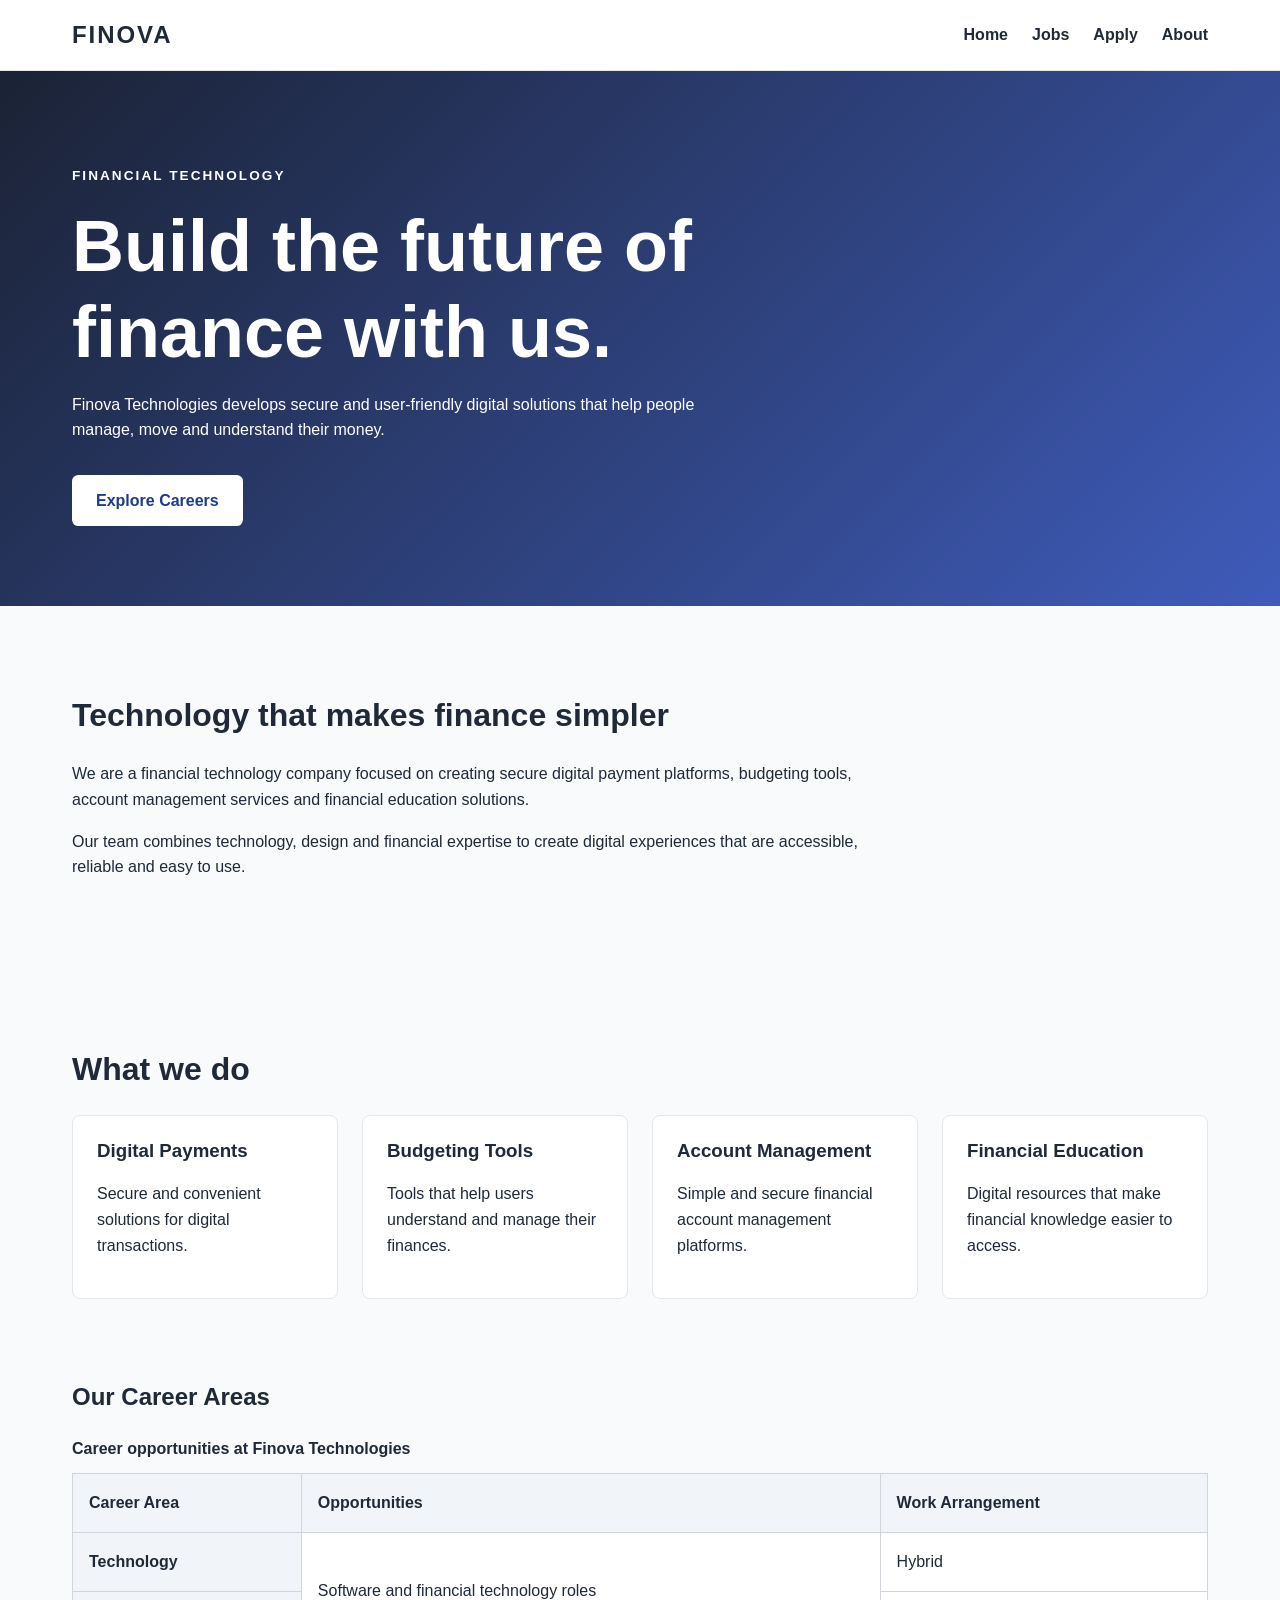
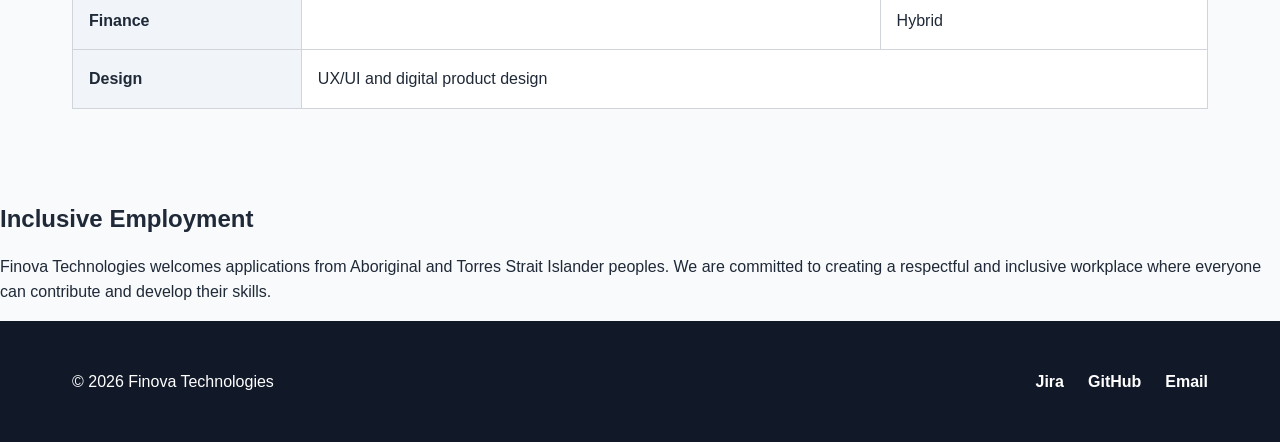
<file: index.html>
<!DOCTYPE html>
<html lang="en">

<head>
    <meta charset="UTF-8">
    <meta name="viewport" content="width=device-width, initial-scale=1.0">
    <title>Finova Technologies | Home</title>

    <link rel="stylesheet" href="styles.css">

    <style>
        .inclusion {
            margin-top: 2rem;
        }
    </style>
</head>

<body>

    <header>
        <div class="site-header">

            <a href="index.html" class="logo">
                FINOVA
            </a>

            <nav aria-label="Main navigation">
                <ul>
                    <li><a href="index.html">Home</a></li>
                    <li><a href="jobs.html">Jobs</a></li>
                    <li><a href="apply.html">Apply</a></li>
                    <li><a href="about.html">About</a></li>
                </ul>
            </nav>

        </div>
    </header>

    <main>

        <section class="hero">

            <div class="hero-content">

                <p class="eyebrow" style="letter-spacing: 0.15em;">
                    FINANCIAL TECHNOLOGY
                </p>

                <h1>Build the future of finance with us.</h1>

                <p>
                    Finova Technologies develops secure and user-friendly
                    digital solutions that help people manage, move and
                    understand their money.
                </p>

                <a href="jobs.html" class="button">
                    Explore Careers
                </a>

            </div>

        </section>


        <section class="introduction">

            <h2>Technology that makes finance simpler</h2>

            <p>
                We are a financial technology company focused on creating
                secure digital payment platforms, budgeting tools, account
                management services and financial education solutions.
            </p>

            <p>
                Our team combines technology, design and financial expertise
                to create digital experiences that are accessible, reliable
                and easy to use.
            </p>

        </section>


        <section class="services">

            <h2>What we do</h2>

            <div class="service-list">

                <article>
                    <h3>Digital Payments</h3>
                    <p>
                        Secure and convenient solutions for digital
                        transactions.
                    </p>
                </article>

                <article>
                    <h3>Budgeting Tools</h3>
                    <p>
                        Tools that help users understand and manage
                        their finances.
                    </p>
                </article>

                <article>
                    <h3>Account Management</h3>
                    <p>
                        Simple and secure financial account management
                        platforms.
                    </p>
                </article>

                <article>
                    <h3>Financial Education</h3>
                    <p>
                        Digital resources that make financial knowledge
                        easier to access.
                    </p>
                </article>

            </div>

        </section>


        <section class="career-areas">

            <h2>Our Career Areas</h2>

            <table>

                <caption>Career opportunities at Finova Technologies</caption>

                <thead>
                    <tr>
                        <th scope="col">Career Area</th>
                        <th scope="col">Opportunities</th>
                        <th scope="col">Work Arrangement</th>
                    </tr>
                </thead>

                <tbody>
                    <tr>
                        <th scope="row">Technology</th>
                        <td rowspan="2">
                            Software and financial technology roles
                        </td>
                        <td>Hybrid</td>
                    </tr>

                    <tr>
                        <th scope="row">Finance</th>
                        <td>Hybrid</td>
                    </tr>

                    <tr>
                        <th scope="row">Design</th>
                        <td colspan="2">
                            UX/UI and digital product design
                        </td>
                    </tr>
                </tbody>

            </table>

        </section>


        <section class="inclusion">

            <h2>Inclusive Employment</h2>

            <p>
                Finova Technologies welcomes applications from Aboriginal
                and Torres Strait Islander peoples. We are committed to
                creating a respectful and inclusive workplace where
                everyone can contribute and develop their skills.
            </p>

        </section>

    </main>


    <footer>

        <div class="footer-content">

            <p>&copy; 2026 Finova Technologies</p>

            <nav aria-label="Footer navigation">
                <ul>
                    <li><a href="https://jiajinzhang.atlassian.net/jira/software/projects/CGFTFC/boards/2/backlog">Jira</a></li>
                    <li><a href="https://github.com/JiajinZhang-123/COS10026-G04-Financial-Technology-FinTech-Company">GitHub</a></li>
                    <li>
                        <a href="mailto:info@finova.example">
                            Email
                        </a>
                    </li>
                </ul>
            </nav>

        </div>

    </footer>

</body>

</html>
</file>
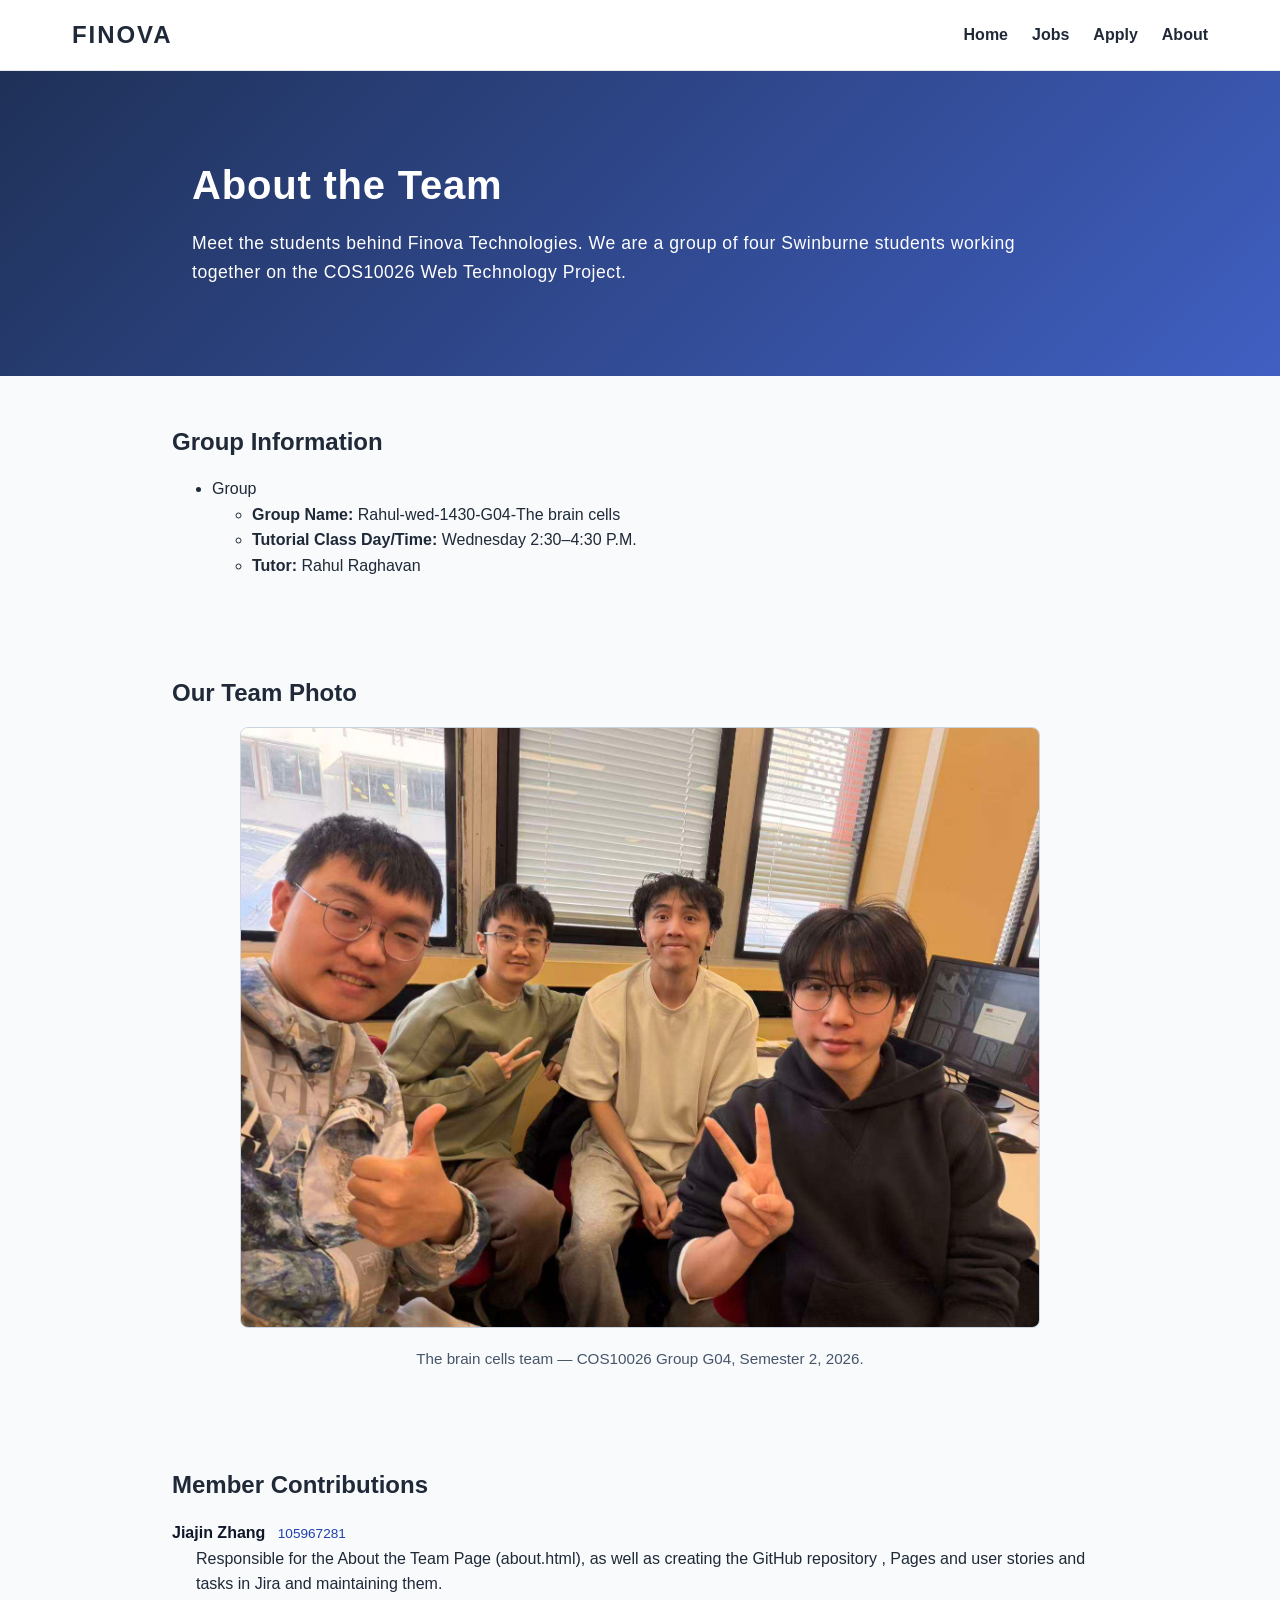
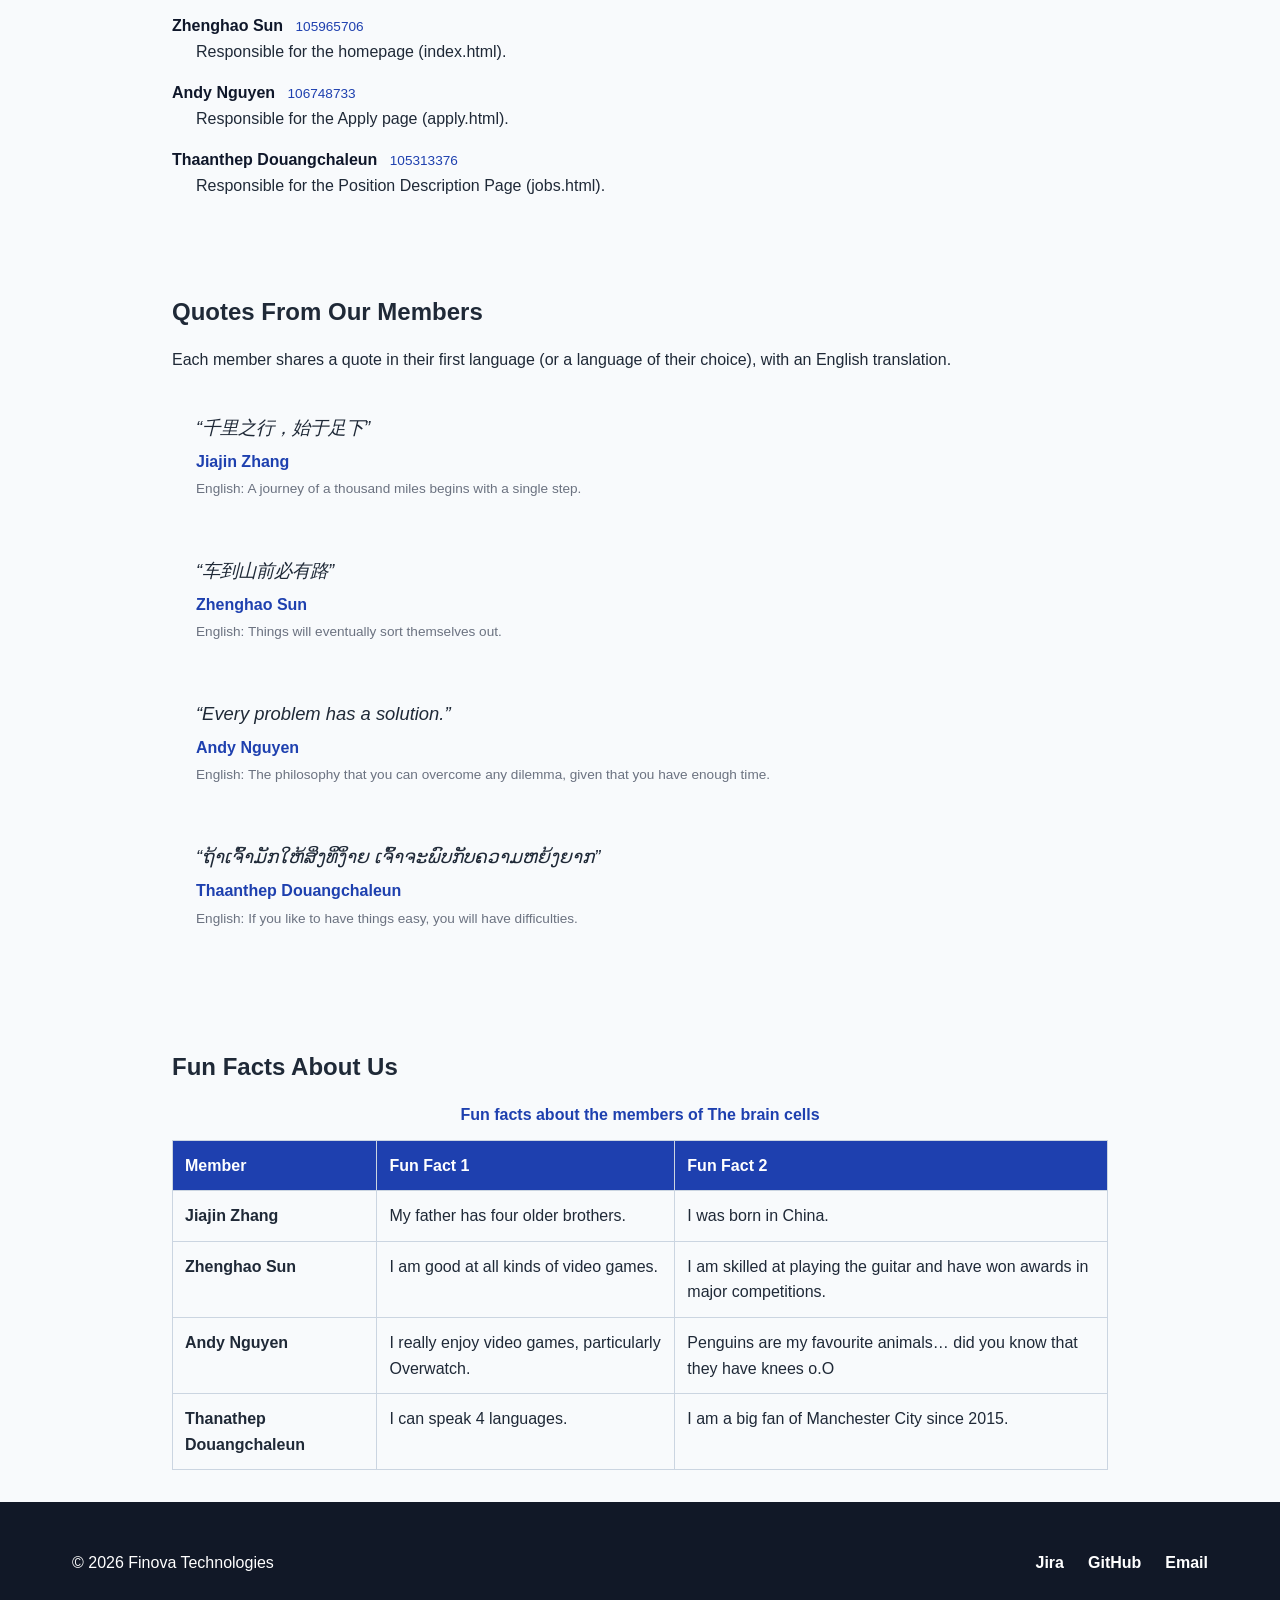
<file: about.html>
<!DOCTYPE html>
<html lang="en">

<head>
    <meta charset="UTF-8">
    <meta name="viewport" content="width=device-width, initial-scale=1.0">

    <title>Finova Technologies | About the Team</title>

    <link rel="stylesheet" href="styles.css">
    <!-- Internal CSS -->
    <style>
    .about-intro {
            letter-spacing: 0.03em;
        }
    </style>

</head>

<body>

    <header>
        <div class="site-header">

            <a href="index.html" class="logo">
                FINOVA
            </a>

            <nav aria-label="Main navigation">
                <ul>
                    <li><a href="index.html">Home</a></li>
                    <li><a href="jobs.html">Jobs</a></li>
                    <li><a href="apply.html">Apply</a></li>
                    <li><a href="about.html">About</a></li>
                </ul>
            </nav>

        </div>
    </header>



    <main>

        <!-- Page title -->
        <section class="about-hero">
            <!-- Inline CSS -->
            <h1 style="letter-spacing: 0.02em;">About the Team</h1>

            <p class="about-intro">
                Meet the students behind Finova Technologies.
                We are a group of four Swinburne students working
                together on the COS10026 Web Technology Project.
            </p>
        </section>


        <!-- Group information -->
        <section class="about-section">

            <h2>Group Information</h2>

            <ul class="group-info">
                <li>
                    Group
                    <ul>
                        <li>
                            <strong>Group Name:</strong>
                            Rahul-wed-1430-G04-The brain cells
                        </li>
                        <li>
                            <strong>Tutorial Class Day/Time:</strong>
                            Wednesday 2:30&ndash;4:30 P.M.
                        </li>
                        <li>
                            <strong>Tutor:</strong>
                            Rahul Raghavan
                        </li>
                    </ul>
                </li>
            </ul>

        </section>


        <!-- Group photo -->
        <section class="about-section">

            <h2>Our Team Photo</h2>

            <figure class="group-figure">
                <img src="group.jpg" alt="Group photo of the Finova Technologies student team." width="800">
                <figcaption>
                    The brain cells team &mdash; COS10026 Group G04,
                    Semester 2, 2026.
                </figcaption>
            </figure>

        </section>


        <!-- Member contributions -->
        <section class="about-section">

            <h2>Member Contributions</h2>

            <dl class="contributions">
                <dt>
                    Jiajin Zhang
                    <span class="student-id">105967281</span>
                </dt>
                <dd>
                    Responsible for the About the Team Page
                    (about.html), as well as creating the GitHub
                    repository , Pages and user stories and tasks in Jira
                    and maintaining them.
                </dd>

                <dt>
                    Zhenghao Sun
                    <span class="student-id">105965706</span>
                </dt>
                <dd>
                    Responsible for the homepage (index.html).
                </dd>

                <dt>
                    Andy Nguyen
                    <span class="student-id">106748733</span>
                </dt>
                <dd>
                    Responsible for the Apply page (apply.html).
                </dd>

                <dt>
                    Thaanthep Douangchaleun
                    <span class="student-id">105313376</span>
                </dt>
                <dd>
                    Responsible for the Position Description Page
                    (jobs.html).
                </dd>
            </dl>

        </section>


        <!-- Quotes from each member -->
        <section class="about-section">

            <h2>Quotes From Our Members</h2>

            <p>
                Each member shares a quote in their first language
                (or a language of their choice), with an English
                translation.
            </p>

            <article class="quote-card">
                <p class="quote-original">&ldquo;千里之行，始于足下&rdquo;</p>
                <p class="quote-author">Jiajin Zhang</p>
                <p class="quote-english">
                    English: A journey of a thousand miles begins with a
                    single step.
                </p>
            </article>

            <article class="quote-card">
                <p class="quote-original">&ldquo;车到山前必有路&rdquo;</p>
                <p class="quote-author">Zhenghao Sun</p>
                <p class="quote-english">
                    English: Things will eventually sort themselves out.
                </p>
            </article>

            <article class="quote-card">
                <p class="quote-original">&ldquo;Every problem has a solution.&rdquo;</p>
                <p class="quote-author">Andy Nguyen</p>
                <p class="quote-english">
                    English: The philosophy that you can overcome any
                    dilemma, given that you have enough time.
                </p>
            </article>

            <article class="quote-card">
                <p class="quote-original">
                    &ldquo;ຖ້າເຈົ້າມັກໃຫ້ສິ່ງທິ່ງິ່າຍ
                    ເຈົ້າຈະພົບກັບຄວາມຫຍ້ງຍາກ&rdquo;
                </p>
                <p class="quote-author">Thaanthep Douangchaleun</p>
                <p class="quote-english">
                    English: If you like to have things easy, you will
                    have difficulties.
                </p>
            </article>

        </section>


        <!-- Fun facts table -->
        <section class="about-section">

            <h2>Fun Facts About Us</h2>

            <table class="fun-facts">
                <caption>
                    Fun facts about the members of The brain cells
                </caption>

                <thead>
                    <tr>
                        <th scope="col">Member</th>
                        <th scope="col">Fun Fact 1</th>
                        <th scope="col">Fun Fact 2</th>
                    </tr>
                </thead>

                <tbody>
                    <tr>
                        <th scope="row">Jiajin Zhang</th>
                        <td>My father has four older brothers.</td>
                        <td>I was born in China.</td>
                    </tr>
                    <tr>
                        <th scope="row">Zhenghao Sun</th>
                        <td>I am good at all kinds of video games.</td>
                        <td>
                            I am skilled at playing the guitar and
                            have won awards in major competitions.
                        </td>
                    </tr>
                    <tr>
                        <th scope="row">Andy Nguyen</th>
                        <td>
                            I really enjoy video games, particularly
                            Overwatch.
                        </td>
                        <td>
                            Penguins are my favourite animals&hellip;
                            did you know that they have knees o.O
                        </td>
                    </tr>
                    <tr>
                        <th scope="row">Thanathep Douangchaleun</th>
                        <td>I can speak 4 languages.</td>
                        <td>I am a big fan of Manchester City since 2015.</td>
                    </tr>
                </tbody>
            </table>

        </section>

    </main>



    <footer>

        <div class="footer-content">

            <p>&copy; 2026 Finova Technologies</p>

            <nav aria-label="Footer navigation">
                <ul>
                    <li><a href="https://jiajinzhang.atlassian.net/jira/software/projects/CGFTFC/boards/2/backlog">Jira</a></li>
                    <li><a
                            href="https://github.com/JiajinZhang-123/COS10026-G04-Financial-Technology-FinTech-Company">GitHub</a>
                    </li>
                    <li>
                        <a href="mailto:info@finova.example">
                            Email
                        </a>
                    </li>
                </ul>
            </nav>

        </div>

    </footer>

</body>

</html>
</file>
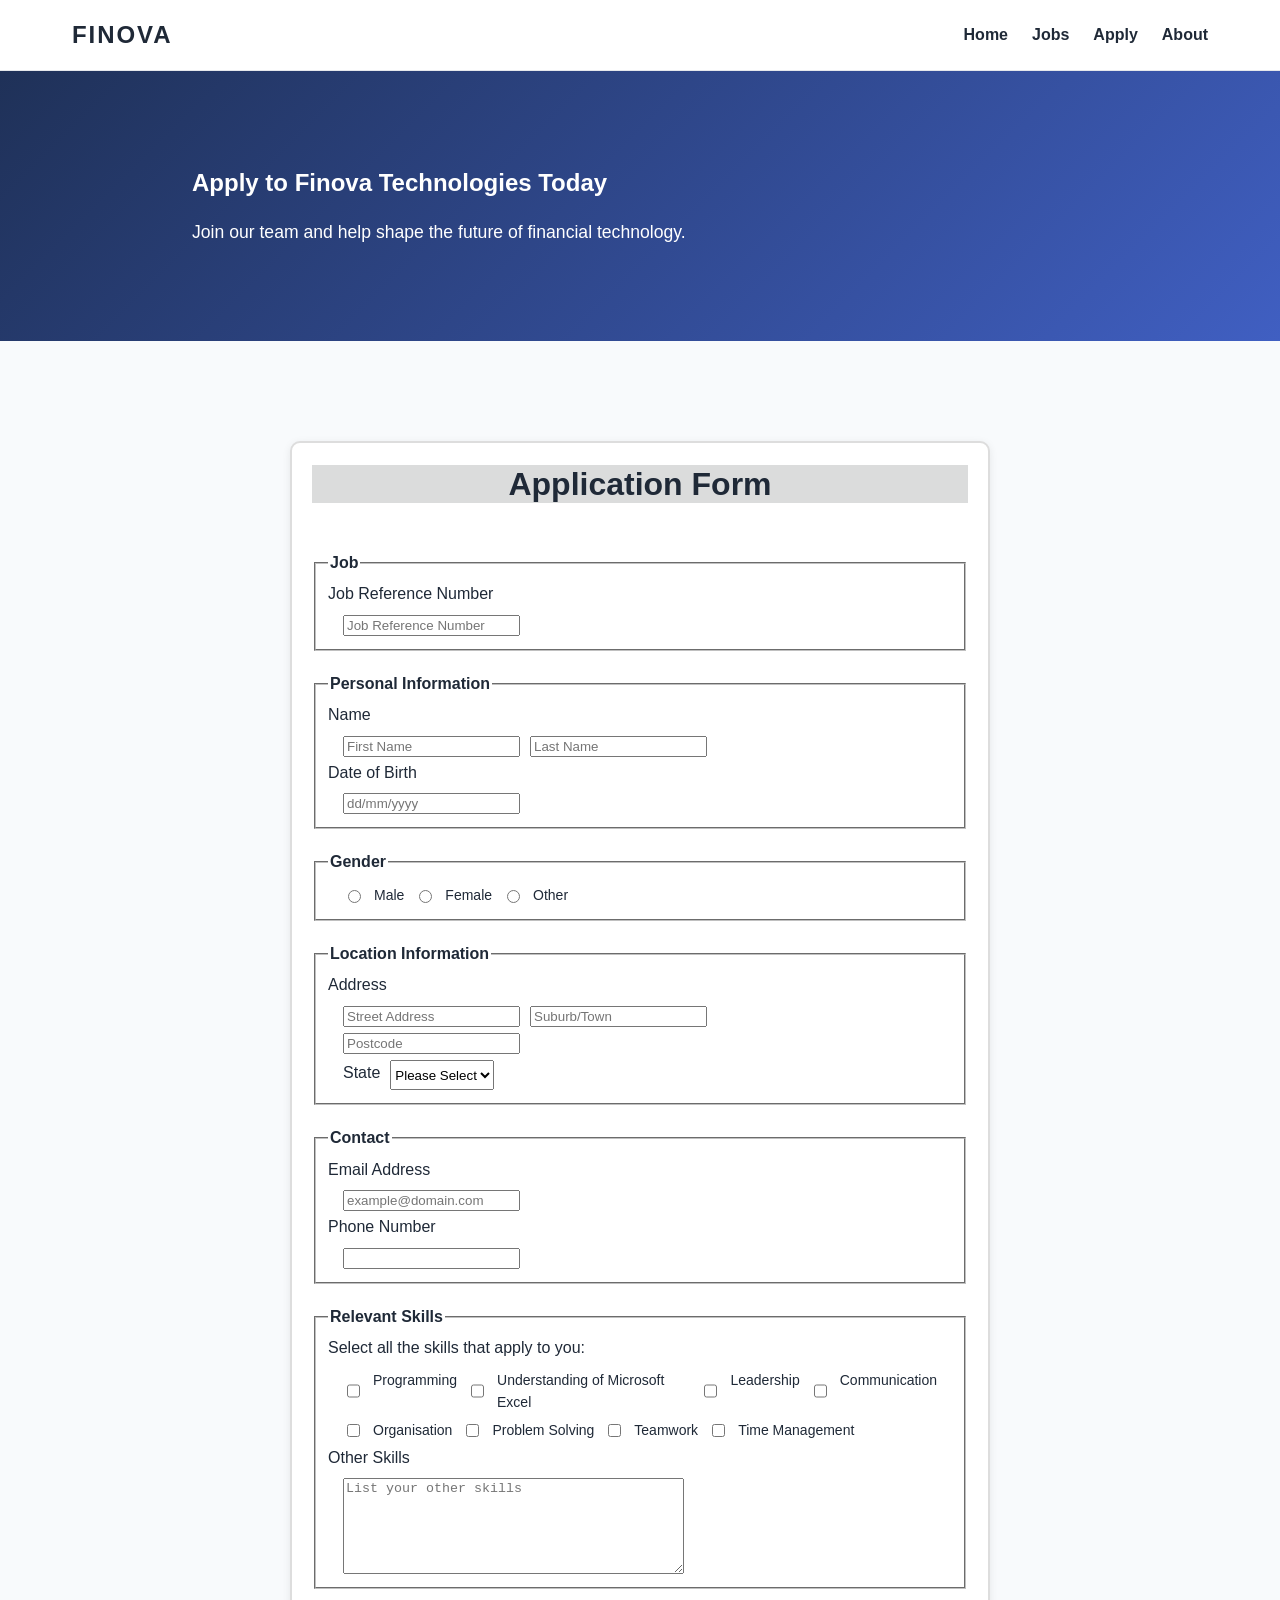
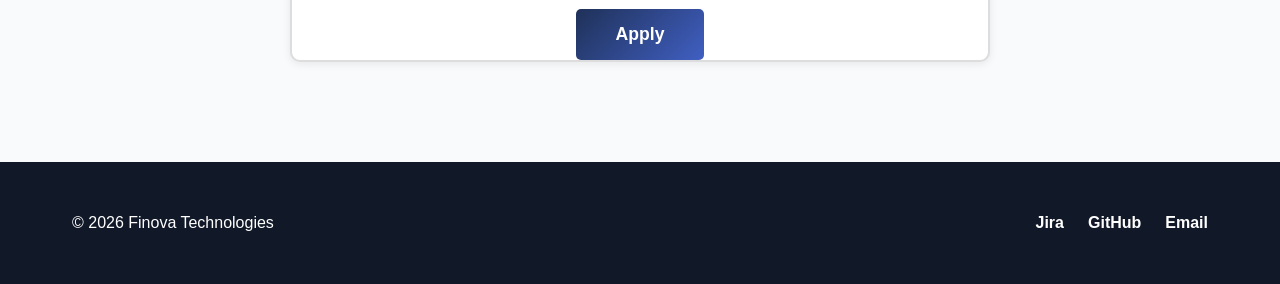
<file: apply.html>
<!DOCTYPE html>
<html lang="en">

    <head>
        <meta charset="UTF-8">
        <meta name="viewport" content="width=device-width, initial-scale=1.0">
        <title>Finova Technologies | Apply</title>

        <link rel="stylesheet" href="styles.css">

        <style>
            fieldset {
                margin-bottom: 20px;
            }
        </style>

    </head>

    <body>
         <header>
            <div class="site-header">
                <a href="index.html" class="logo">
                    FINOVA
                </a>
                <nav aria-label="Main navigation">
                    <ul>
                        <li><a href="index.html">Home</a></li>
                        <li><a href="jobs.html">Jobs</a></li>
                        <li><a href="apply.html">Apply</a></li>
                        <li><a href="about.html">About</a></li>
                    </ul>
                </nav>
            </div>
        </header>

        <main>

        <section class ="heroApply">
            <div class = "heroContentApply">
                <h2>Apply to Finova Technologies Today</h2>
                <p>Join our team and help shape the future of financial technology.</p>
            </div>
        </section>

        <div class="applyForm">

            <form action="https://mercury.swin.edu.au/it000000/formtest.php" method="POST">
                <h1 style="text-align: center; background: #dbdcdc;" >Application Form</h1>
                <br>
                <fieldset>
                    <legend><strong>Job</strong></legend>
                    <p class="infoTitle"> <label for="jobReferenceNumber">Job Reference Number</label></p>
                    <div class="nameInputs">
                        <input type="text" name="jobReferenceNumber" id="jobReferenceNumber" pattern="[A-Za-z0-9]{6}" required="required" maxlength="6" placeholder="Job Reference Number">
                    </div>
                </fieldset>
                
                <fieldset>
                    <legend><strong>Personal Information</strong></legend>

                    <div class="Name">
                        <p class="infoTitle"> <label for="firstName">Name</label></p>
                        <div class="nameInputs">
                            <input type="text" name="firstName" id="firstName" pattern="[A-Za-z]{1,20}" required="required" maxlength="20" placeholder="First Name">
                            <input type="text" name="lastName" id="lastName" pattern="[A-Za-z]{1,20}" required="required" maxlength="20" placeholder="Last Name">
                        </div>
                    </div>

                    <div class="dateOfBirth">
                        <p class="infoTitle"> <label for="dateOfBirth">Date of Birth</label></p>
                        <div class="nameInputs">
                            <input type="text" name="dateOfBirth" id="dateOfBirth" required="required" placeholder="dd/mm/yyyy" pattern="(0[1-9]|[12][0-9]|3[0-1])/(0[1-9]|1[0-2])/[0-9]{4}">
                        </div>
                    </div>

                </fieldset>
                
                <fieldset>
                    <legend><strong>Gender</strong></legend>
                     <div class="nameInputs">
                            <input type="radio" name="Gender" id="Male" required="required" value="Male">
                            <label for="Male" style="font-size: 14px;">Male</label>

                            <input type="radio" name="Gender" id="Female" value="Female">
                            <label for="Female" style="font-size: 14px;">Female</label>

                            <input type="radio" name="Gender" id="Other" value="Other">
                            <label for="Other" style="font-size: 14px;">Other</label>
                        </div>
                </fieldset>

                <fieldset>
                    <legend><strong>Location Information</strong></legend>

                    <div class="Location">
                        <p class="infoTitle"> <label for="streetAddress">Address</label></p>
                        <div class="nameInputs">
                            <input type="text" name="streetAddress" id="streetAddress" pattern="[A-Za-z0-9\s]{1,40}" required="required" maxlength="40" placeholder="Street Address">
                            <input type="text" name="suburbTown" id="suburbTown" pattern="[A-Za-z0-9\s]{1,40}" required="required" maxlength="40" placeholder="Suburb/Town">
                        </div>

                         <div class="nameInputs">
                            <input type="text" name="Postcode" id="Postcode" pattern="[0-9]{4}" required="required" maxlength="4" placeholder="Postcode">
                        </div>

                        <div class="nameInputs">
                            <p class="infoTitle"> <label for="State">State</label></p>
                            <select name="State" id="State" required="required">
                                <option value="">Please Select</option>
                                <option value="VIC">VIC</option>
                                <option value="NSW">NSW</option>
                                <option value="QLD">QLD</option>
                                <option value="NT">NT</option>
                                <option value="WA">WA</option>
                                <option value="SA">SA</option>
                                <option value="TAS">TAS</option>
                                <option value="ACT">ACT</option>
                            </select>
                         </div>
                    </div>
                </fieldset>

                 <fieldset>
                    <legend><strong>Contact</strong></legend>

                      <div class="Email">
                        <p class="infoTitle"> <label for="email">Email Address</label></p>
                        <div class="nameInputs">
                            <input type="email" name="email" id="email" pattern="[A-Za-z0-9._%+-]+@[A-Za-z0-9.-]+\.[A-Za-z]{2,}" required="required" placeholder="example@domain.com"> <!-- Email validation pattern provided by GenAI-->
                        </div>
                    </div>

                    <div class="Number">
                        <p class="infoTitle"> <label for="phone">Phone Number</label></p>
                        <div class="nameInputs">
                            <input type="text" name="phone" id="phone" pattern="[0-9]{8,12}" required="required" maxlength="12" placeholder="">
                        </div>
                    </div>

                </fieldset>

                  <fieldset>
                    <legend><strong>Relevant Skills</strong></legend>

                      <div class="skillList">
                        <p class="infoTitle"> <label>Select all the skills that apply to you:</label></p>
                        <div class="nameInputs">

                            <input type="checkbox" id="Programming" name="skills[]" value="Programming">
                            <label for="Programming" class="relevantSkills">Programming</label>

                            <input type="checkbox" id="MicrosoftExcel" name="skills[]" value="Microsoft Excel">
                            <label for="MicrosoftExcel" class="relevantSkills">Understanding of Microsoft Excel</label>
                            
                            <input type="checkbox" id="Leadership" name="skills[]" value="Leadership">
                            <label for="Leadership" class="relevantSkills">Leadership</label>
                            
                            <input type="checkbox" id="Communication" name="skills[]" value="Communication" >
                            <label for="Communication" class="relevantSkills">Communication</label>
                              
                        </div>
                        <div class="nameInputs">
                                <input type="checkbox" id="Organisation" name="skills[]" value="Organisation">
                                <label for="Organisation" class="relevantSkills">Organisation</label>

                                <input type="checkbox" id="ProblemSolving" name="skills[]" value="Problem Solving">
                                <label for="ProblemSolving" class="relevantSkills">Problem Solving</label>

                                <input type="checkbox" id="Teamwork" name="skills[]" value="Teamwork">
                                <label for="Teamwork" class="relevantSkills">Teamwork</label>

                                <input type="checkbox" id="TimeManagement" name="skills[]" value="Time Management">
                                <label for="TimeManagement" class="relevantSkills">Time Management</label>
                        </div>
                    </div>

                    <div class="otherSkills">
                        <p class="infoTitle"> <label for="otherSkills">Other Skills</label></p>
                        <div class="nameInputs">
                            <textarea id="otherSkills" name="otherSkills" rows="6" cols="40" placeholder="List your other skills"></textarea>
                        </div>
                    </div>

                </fieldset>

                <div class="Submission">
                    <input type="submit" value="Apply" style="text-align: center;">
                </div>
                
            </form>
            </div>
        </main>

        <footer>

            <div class="footer-content">

                <p>&copy; 2026 Finova Technologies</p>

                <nav aria-label="Footer navigation">

                    <ul>
                        <li>
                            <a href="https://jiajinzhang.atlassian.net/jira/software/projects/CGFTFC/boards/2/backlog">
                                Jira
                            </a>
                        </li>

                        <li>
                            <a href="https://github.com/JiajinZhang-123/COS10026-G04-Financial-Technology-FinTech-Company">
                                GitHub
                            </a>
                        </li>

                        <li>
                            <a href="mailto:info@finova.example">
                                Email
                            </a>
                        </li>
                    </ul>

                </nav>

            </div>

        </footer>

     </body>

</html>
</file>
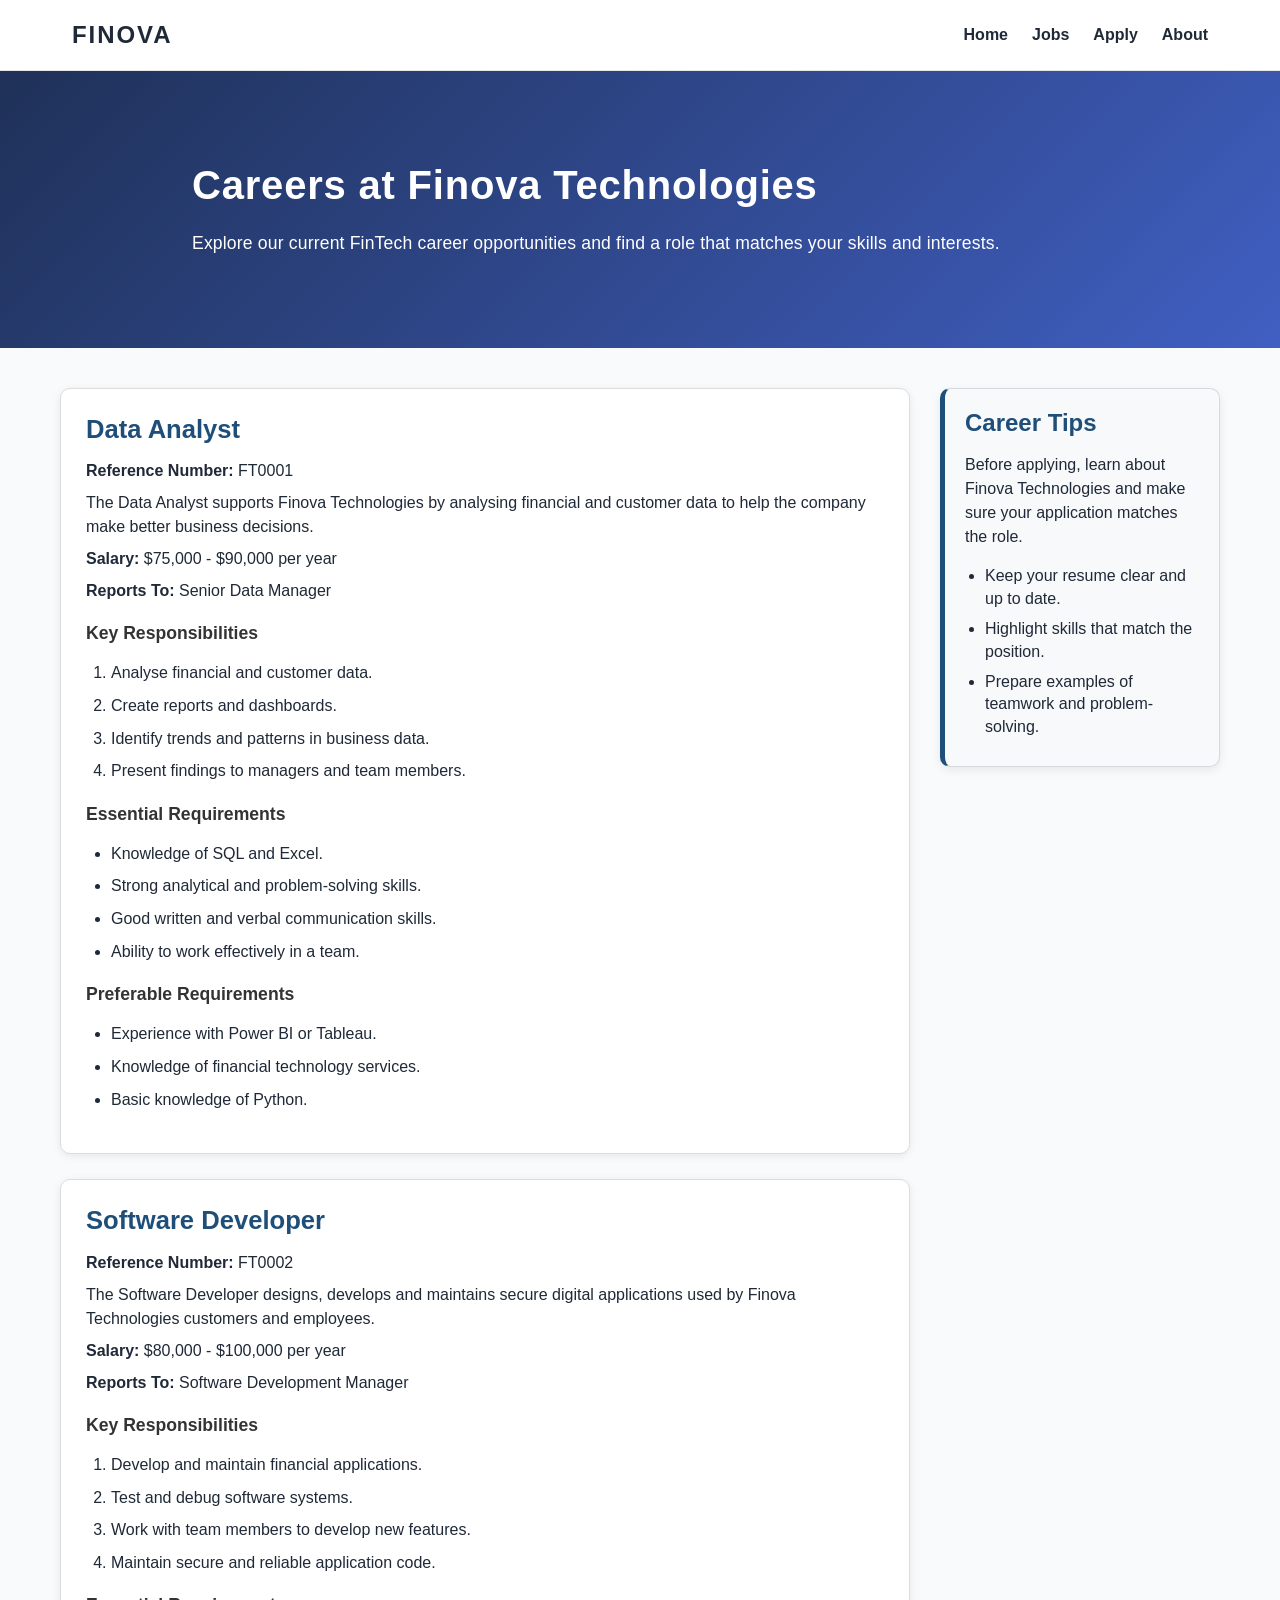
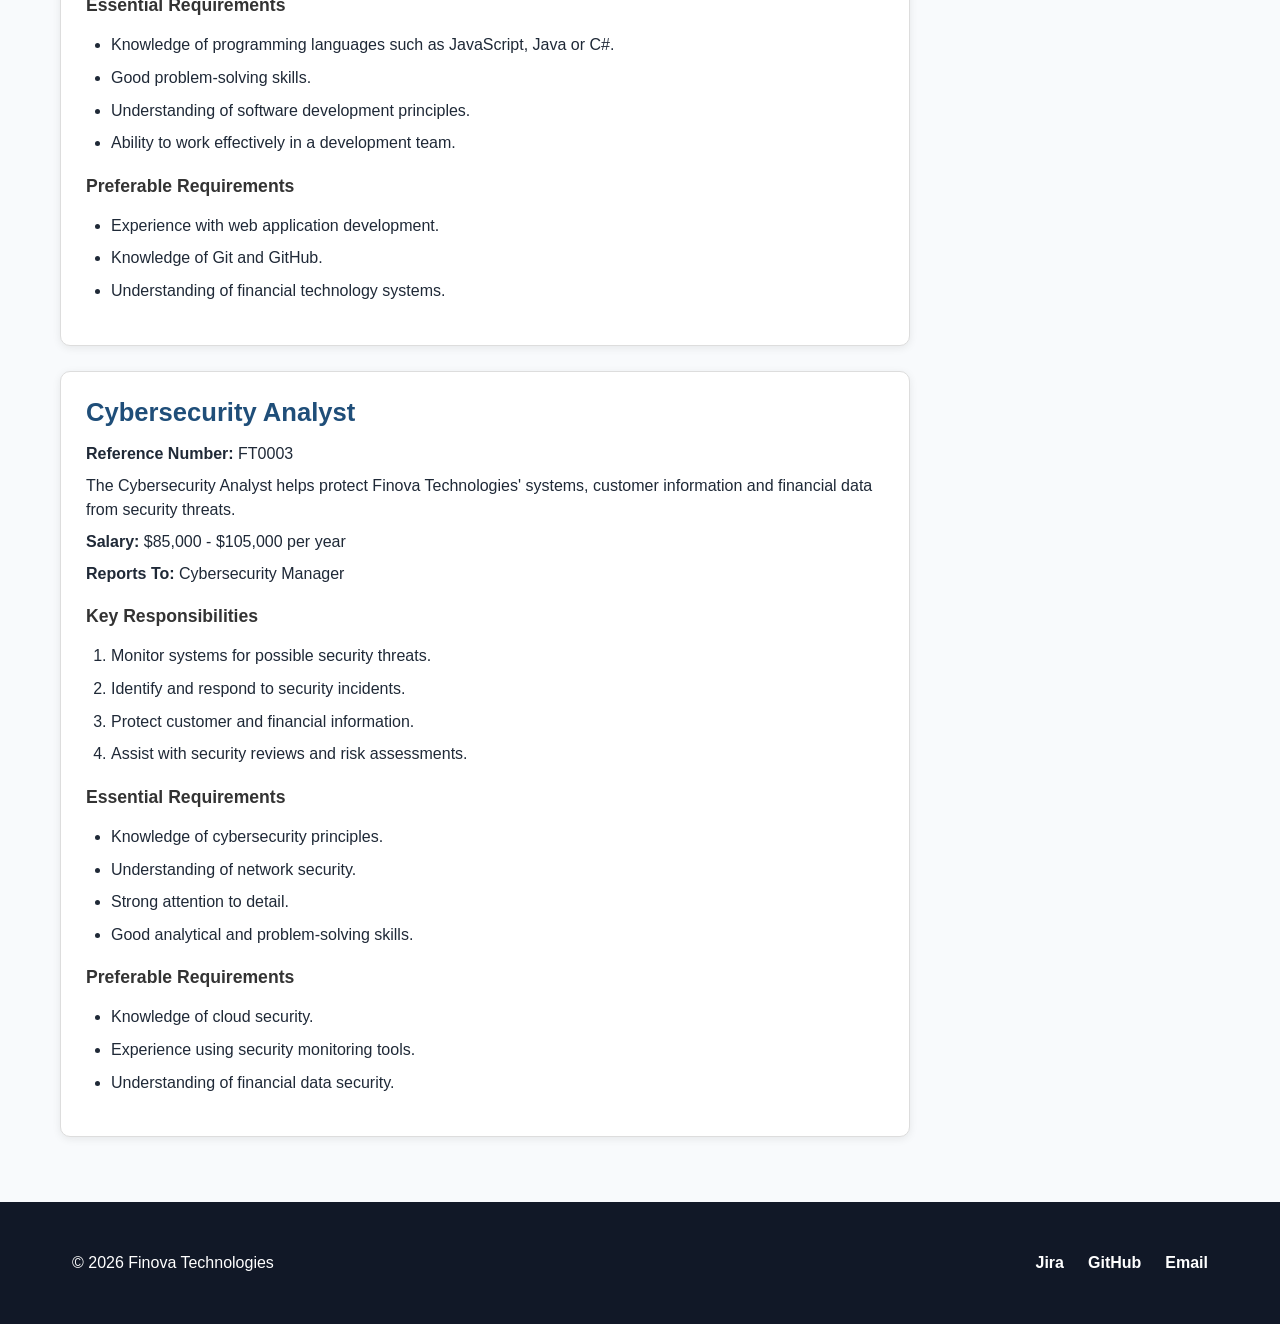
<file: jobs.html>
<!DOCTYPE html>
<html lang="en">

<head>
    <meta charset="UTF-8">
    <meta name="viewport" content="width=device-width, initial-scale=1.0">

    <title>Finova Technologies | Jobs</title>


    <link rel="stylesheet" href="styles.css">


    <style>
        .jobs-intro {
            letter-spacing: 0.01em;
        }
    </style>
</head>

<body>



    <header>
        <div class="site-header">

            <a href="index.html" class="logo">
                FINOVA
            </a>

            <nav aria-label="Main navigation">
                <ul>
                    <li><a href="index.html">Home</a></li>
                    <li><a href="jobs.html">Jobs</a></li>
                    <li><a href="apply.html">Apply</a></li>
                    <li><a href="about.html">About</a></li>
                </ul>
            </nav>

        </div>
    </header>




    <main>


        <section class="jobs jobs-intro">


            <h1 style="letter-spacing: 0.02em;">
                Careers at Finova Technologies
            </h1>

            <p>
                Explore our current FinTech career opportunities and
                find a role that matches your skills and interests.
            </p>

        </section>


        <div class="jobs-layout">




            <div class="job-list">



                <section class="job">

                    <h2>Data Analyst</h2>

                    <p>
                        <strong>Reference Number:</strong> FT0001
                    </p>

                    <p>
                        The Data Analyst supports Finova Technologies by
                        analysing financial and customer data to help the
                        company make better business decisions.
                    </p>

                    <p>
                        <strong>Salary:</strong>
                        $75,000 - $90,000 per year
                    </p>

                    <p>
                        <strong>Reports To:</strong>
                        Senior Data Manager
                    </p>

                    <h3>Key Responsibilities</h3>

                    <ol>
                        <li>Analyse financial and customer data.</li>
                        <li>Create reports and dashboards.</li>
                        <li>Identify trends and patterns in business data.</li>
                        <li>Present findings to managers and team members.</li>
                    </ol>

                    <h3>Essential Requirements</h3>

                    <ul>
                        <li>Knowledge of SQL and Excel.</li>
                        <li>Strong analytical and problem-solving skills.</li>
                        <li>Good written and verbal communication skills.</li>
                        <li>Ability to work effectively in a team.</li>
                    </ul>

                    <h3>Preferable Requirements</h3>

                    <ul>
                        <li>Experience with Power BI or Tableau.</li>
                        <li>Knowledge of financial technology services.</li>
                        <li>Basic knowledge of Python.</li>
                    </ul>

                </section>



                <section class="job">

                    <h2>Software Developer</h2>

                    <p>
                        <strong>Reference Number:</strong> FT0002
                    </p>

                    <p>
                        The Software Developer designs, develops and
                        maintains secure digital applications used by
                        Finova Technologies customers and employees.
                    </p>

                    <p>
                        <strong>Salary:</strong>
                        $80,000 - $100,000 per year
                    </p>

                    <p>
                        <strong>Reports To:</strong>
                        Software Development Manager
                    </p>

                    <h3>Key Responsibilities</h3>

                    <ol>
                        <li>Develop and maintain financial applications.</li>
                        <li>Test and debug software systems.</li>
                        <li>Work with team members to develop new features.</li>
                        <li>Maintain secure and reliable application code.</li>
                    </ol>

                    <h3>Essential Requirements</h3>

                    <ul>
                        <li>
                            Knowledge of programming languages such as
                            JavaScript, Java or C#.
                        </li>
                        <li>Good problem-solving skills.</li>
                        <li>
                            Understanding of software development principles.
                        </li>
                        <li>
                            Ability to work effectively in a development team.
                        </li>
                    </ul>

                    <h3>Preferable Requirements</h3>

                    <ul>
                        <li>Experience with web application development.</li>
                        <li>Knowledge of Git and GitHub.</li>
                        <li>
                            Understanding of financial technology systems.
                        </li>
                    </ul>

                </section>



                <section class="job">

                    <h2>Cybersecurity Analyst</h2>

                    <p>
                        <strong>Reference Number:</strong> FT0003
                    </p>

                    <p>
                        The Cybersecurity Analyst helps protect Finova
                        Technologies' systems, customer information and
                        financial data from security threats.
                    </p>

                    <p>
                        <strong>Salary:</strong>
                        $85,000 - $105,000 per year
                    </p>

                    <p>
                        <strong>Reports To:</strong>
                        Cybersecurity Manager
                    </p>

                    <h3>Key Responsibilities</h3>

                    <ol>
                        <li>Monitor systems for possible security threats.</li>
                        <li>Identify and respond to security incidents.</li>
                        <li>Protect customer and financial information.</li>
                        <li>
                            Assist with security reviews and risk assessments.
                        </li>
                    </ol>

                    <h3>Essential Requirements</h3>

                    <ul>
                        <li>Knowledge of cybersecurity principles.</li>
                        <li>Understanding of network security.</li>
                        <li>Strong attention to detail.</li>
                        <li>Good analytical and problem-solving skills.</li>
                    </ul>

                    <h3>Preferable Requirements</h3>

                    <ul>
                        <li>Knowledge of cloud security.</li>
                        <li>Experience using security monitoring tools.</li>
                        <li>Understanding of financial data security.</li>
                    </ul>

                </section>

            </div>



            <aside class="career-tips">

                <h2>Career Tips</h2>

                <p>
                    Before applying, learn about Finova Technologies
                    and make sure your application matches the role.
                </p>

                <ul>
                    <li>Keep your resume clear and up to date.</li>
                    <li>Highlight skills that match the position.</li>
                    <li>
                        Prepare examples of teamwork and
                        problem-solving.
                    </li>
                </ul>

            </aside>

        </div>

    </main>



    <footer>

        <div class="footer-content">

            <p>&copy; 2026 Finova Technologies</p>

            <nav aria-label="Footer navigation">

                <ul>
                    <li>
                        <a href="https://jiajinzhang.atlassian.net/jira/software/projects/CGFTFC/boards/2/backlog">
                            Jira
                        </a>
                    </li>

                    <li>
                        <a href="https://github.com/JiajinZhang-123/COS10026-G04-Financial-Technology-FinTech-Company">
                            GitHub
                        </a>
                    </li>

                    <li>
                        <a href="mailto:info@finova.example">
                            Email
                        </a>
                    </li>
                </ul>

            </nav>

        </div>

    </footer>

</body>

</html>
</file>
<file: styles.css>
* {
    box-sizing: border-box;
}

body {
    margin: 0;
    font-family: Arial, Helvetica, sans-serif;
    line-height: 1.6;
    color: #1f2937;
    background-color: #f8fafc;
}

a {
    color: inherit;
}

h1,
h2,
h3 {
    line-height: 1.2;
}



header {
    background-color: #ffffff;
    border-bottom: 1px solid #e5e7eb;
}

.site-header {
    max-width: 1200px;
    margin: 0 auto;
    padding: 1rem 2rem;

    display: flex;
    justify-content: space-between;
    align-items: center;
}

.logo {
    font-size: 1.5rem;
    font-weight: bold;
    text-decoration: none;
    letter-spacing: 0.08em;
}

nav ul {
    display: flex;
    gap: 1.5rem;
    list-style: none;
    margin: 0;
    padding: 0;
}

nav a {
    text-decoration: none;
    font-weight: 600;
}

nav a:hover,
nav a:focus {
    text-decoration: underline;
}



.hero {
    min-height: 520px;

    display: flex;
    align-items: center;

    background:
        linear-gradient(135deg,
            rgba(15, 23, 42, 0.95),
            rgba(30, 64, 175, 0.85));

    color: white;
}

.hero-content {
    width: min(1200px, 100%);
    margin: 0 auto;
    padding: 5rem 2rem;
}

.heroContentApply {
    width: 100%;
    /*size of the container*/
    padding: 60px 15%;
    /* How far to the right the content is*/
}

.heroContentApply h1 {
    font-size: 2.3rem;
}

.heroContentApply p {
    font-size: 1.1rem;
}

.heroApply {
    min-height: 270px;

    display: flex;
    align-items: center;

    background: linear-gradient(135deg, #1f3158, #405fc2);

    color: white;
}

.eyebrow {
    font-size: 0.85rem;
    font-weight: bold;
    letter-spacing: 0.15em;
}

.hero h1 {
    max-width: 700px;
    margin: 1rem 0;

    font-size: clamp(2.5rem, 6vw, 4.5rem);
}

.hero p {
    max-width: 650px;
}

.button {
    display: inline-block;

    margin-top: 1rem;
    padding: 0.8rem 1.5rem;

    background-color: white;
    color: #1e3a8a;

    text-decoration: none;
    font-weight: bold;

    border-radius: 0.4rem;
}

.button:hover,
.button:focus {
    text-decoration: underline;
}




.introduction,
.services {
    max-width: 1200px;
    margin: 0 auto;
    padding: 4rem 2rem;
}

.introduction h2,
.services h2 {
    font-size: 2rem;
}

.introduction p {
    max-width: 800px;
}



.service-list {
    display: grid;
    grid-template-columns: repeat(4, 1fr);
    gap: 1.5rem;
}

.service-list article {
    padding: 1.5rem;

    background-color: white;
    border: 1px solid #e5e7eb;
    border-radius: 0.5rem;
}

.service-list h3 {
    margin-top: 0;
}



footer {
    background-color: #111827;
    color: white;
}

.footer-content {
    max-width: 1200px;
    margin: 0 auto;
    padding: 2rem;

    display: flex;
    justify-content: space-between;
    align-items: center;
}


@media (max-width: 800px) {

    .site-header {
        flex-direction: column;
        gap: 1rem;
    }

    .service-list {
        grid-template-columns: repeat(2, 1fr);
    }

    .footer-content {
        flex-direction: column;
        gap: 1rem;
    }
}

@media (max-width: 500px) {

    nav ul {
        flex-direction: column;
        align-items: center;
        gap: 0.5rem;
    }

    .service-list {
        grid-template-columns: 1fr;
    }

    .hero {
        min-height: 450px;
    }
}

.career-areas {
    max-width: 1200px;
    margin: 0 auto;
    padding: 0 2rem 4rem;
}

.career-areas table {
    width: 100%;
    border-collapse: collapse;
    margin-top: 1.5rem;
    background-color: white;
}

.career-areas caption {
    margin-bottom: 0.75rem;
    font-weight: bold;
    text-align: left;
}

.career-areas th,
.career-areas td {
    padding: 1rem;
    border: 1px solid #d1d5db;
    text-align: left;
}

.career-areas th {
    background-color: #f1f5f9;
}

/* =========================
   JOBS HERO SECTION
   ========================= */

.jobs {
    margin: 0;
    padding: 90px 15%;
    background: linear-gradient(135deg, #1f3158, #405fc2);
    color: white;
}

.jobs h1 {
    font-size: 2.5rem;
    color: white;
    margin-top: 0;
    margin-bottom: 20px;
}

.jobs>p {
    font-size: 1.1rem;
    line-height: 1.6;
    color: white;
    margin-bottom: 0;
}



.jobs-layout {
    display: flex;
    gap: 30px;
    max-width: 1200px;
    margin: 40px auto;
    padding: 0 20px;
    align-items: flex-start;
}

.job-list {
    flex: 1;
    min-width: 0;
}



.job {
    margin: 0 0 25px;
    padding: 25px;
    background-color: #ffffff;
    border: 1px solid #dddddd;
    border-radius: 10px;
    box-shadow: 0 2px 8px rgba(0, 0, 0, 0.08);
}

.job h2 {
    color: #1f4e79;
    font-size: 1.6rem;
    margin-top: 0;
    margin-bottom: 15px;
}

.job h3 {
    color: #333333;
    font-size: 1.1rem;
    margin-top: 20px;
    margin-bottom: 8px;
}

.job p {
    line-height: 1.5;
    margin: 8px 0;
}

.job ol,
.job ul {
    padding-left: 25px;
    line-height: 1.6;
}

.job li {
    margin-bottom: 7px;
}




.career-tips {
    width: 280px;
    flex-shrink: 0;
    position: sticky;
    top: 20px;
    padding: 20px;
    background-color: #f8f9fb;
    border: 1px solid #d6d9de;
    border-left: 5px solid #1f4e79;
    border-radius: 10px;
    box-shadow: 0 3px 10px rgba(0, 0, 0, 0.08);
}

.career-tips h2 {
    color: #1f4e79;
    margin-top: 0;
    margin-bottom: 12px;
}

.career-tips p {
    line-height: 1.5;
}

.career-tips ul {
    padding-left: 20px;
    margin-bottom: 0;
}

.career-tips li {
    margin-bottom: 8px;
    line-height: 1.4;
}


/* =========================
   RESPONSIVE DESIGN
   ========================= */

@media screen and (max-width: 768px) {

    .jobs {
        padding: 50px 20px;
    }

    .jobs h1 {
        font-size: 1.8rem;
    }

    .jobs-layout {
        display: block;
        margin: 20px auto;
        padding: 0 15px;
    }

    .job {
        padding: 18px;
    }

    .career-tips {
        position: static;
        width: auto;
        margin: 20px 0;
    }
}

/* =========================
     APPLICATION FORM
   ========================= */
    .applyForm {
        display: flex;
        gap: 20px;
        max-width: 700px;
        margin: 100px auto;
        padding: 0 20px;
        align-items: center;
        background-color: #ffffff;
        border: 2px solid #dddddd;
        border-radius: 10px; /* Rounded corners */
        box-shadow: 0 2px 8px rgba(0, 0, 0, 0.08); /* Adds a shadowy effect to the border */
        justify-content: center;
    }

    .applyForm form {
        width: 100%;
        max-width: 700px;
    }

    .infoTitle {
        margin: 0 0 5px; /* Leave a 5 pixel gap between Name and the two field inputs (firstName, lastName)*/
    }
    .nameInputs {
        display:flex; /* Disregards the standard HTML layout rules... also just called flexbox*/
        gap: 10px;
        padding: 3px 15px;
    }

    .relevantSkills {
       font-size: 0.875rem;
    }

    .Submission {
        display: flex;
        justify-content: center;
        gap: 10px;
        margin-top: 20px;;
    }

    .Submission input[type="submit"] { /*Changes any input containers with type submit*/
        padding: 15px 40px; /*Size of the button*/
        font-weight: bold;
        font-size: 1.1rem;
        
        color: white;
        background: linear-gradient(135deg, #1f3158, #405fc2);

        border-radius: 5px;
        border: none;

        cursor: pointer;
    }

    .Submission input[type="submit"]:hover {
        background: linear-gradient(135deg, #405fc2, #1f3158);
        color:#b3b1b1
    }

    @media screen and (max-width: 768px) {
        .heroApply {
            min-height: 220px;
        }
        .heroContentApply {
            padding: 40px 20px;
            text-align: center;
        }
        .heroContentApply h1 {
            font-size: 1.8rem;
        }
        fieldset {
            min-width: 0;
            padding: 15px 10px;
        }
    }

/* =========================
   ABOUT PAGE
   ========================= */

.about-hero {
    max-width: none;
    margin: 0;
    padding: 90px 15%;
    text-align: left;
    background: linear-gradient(135deg, #1f3158, #405fc2);
    color: white;
}

.about-hero h1 {
    font-size: 2.5rem;
    color: white;
    margin-top: 0;
    margin-bottom: 20px;
}

.about-hero p {
    font-size: 1.1rem;
    line-height: 1.6;
    color: white;
    margin-bottom: 0;
}

.about-section {
    max-width: 1000px;
    margin: 0 auto; /*Automatically divide left and right equally, the content will centered on the screen*/
    padding: 2rem;
}

.student-id {
    color: #1e40af;
    font-weight: normal;
    font-size: 0.85em;
    margin-left: 0.5rem;
}

.group-figure {
    max-width: 800px;
    margin: 1rem auto;
    text-align: center;
}

.group-figure img {
    width: 100%;
    height: auto;
    border-radius: 0.5rem; /* Make the picture rounder */
    border: 1px solid #cbd5e1;
}

.group-figure figcaption {
    margin-top: 0.75rem;
    color: #475569;
    font-size: 0.95rem;
}

/* Contributions definition list */
.contributions dt {
    margin-top: 1rem;
    font-weight: bold;
    color: #0f172a;
}

.contributions dd {
    margin-left: 1.5rem;
    margin-bottom: 0.5rem;
}

.quote-card {
    margin: 1.5rem 0;
    padding: 1rem 1.5rem;
}

.quote-card p {
    margin: 0; /* Remove the default margin that comes with the <p> tag */
}


.quote-original {
    font-style: italic;
    font-size: 1.15rem;
}


.quote-card .quote-author {
    margin-top: 0.4rem;   /* two class names, the weight will increase */
    font-weight: bold;
    color: #1e40af;
}

.quote-card .quote-english {
    margin-top: 0.25rem;  
    color: #6b7280;
    font-size: 0.85rem;
}

.fun-facts {
    width: 100%;
    border-collapse: collapse;  /* Merge the table borders */
    margin-top: 1rem;
}

.fun-facts caption {
    margin-bottom: 0.75rem;
    font-weight: bold;
    color: #1e40af;
}

.fun-facts th,
.fun-facts td {
    padding: 0.75rem;
    border: 1px solid #cbd5e1;
    text-align: left;
    vertical-align: top;
}

.fun-facts thead th {
    background-color: #1e40af;
    color: #ffffff;
}

.fun-facts tbody tr:hover {
    background-color: #e0e7ff;
}
</file>
